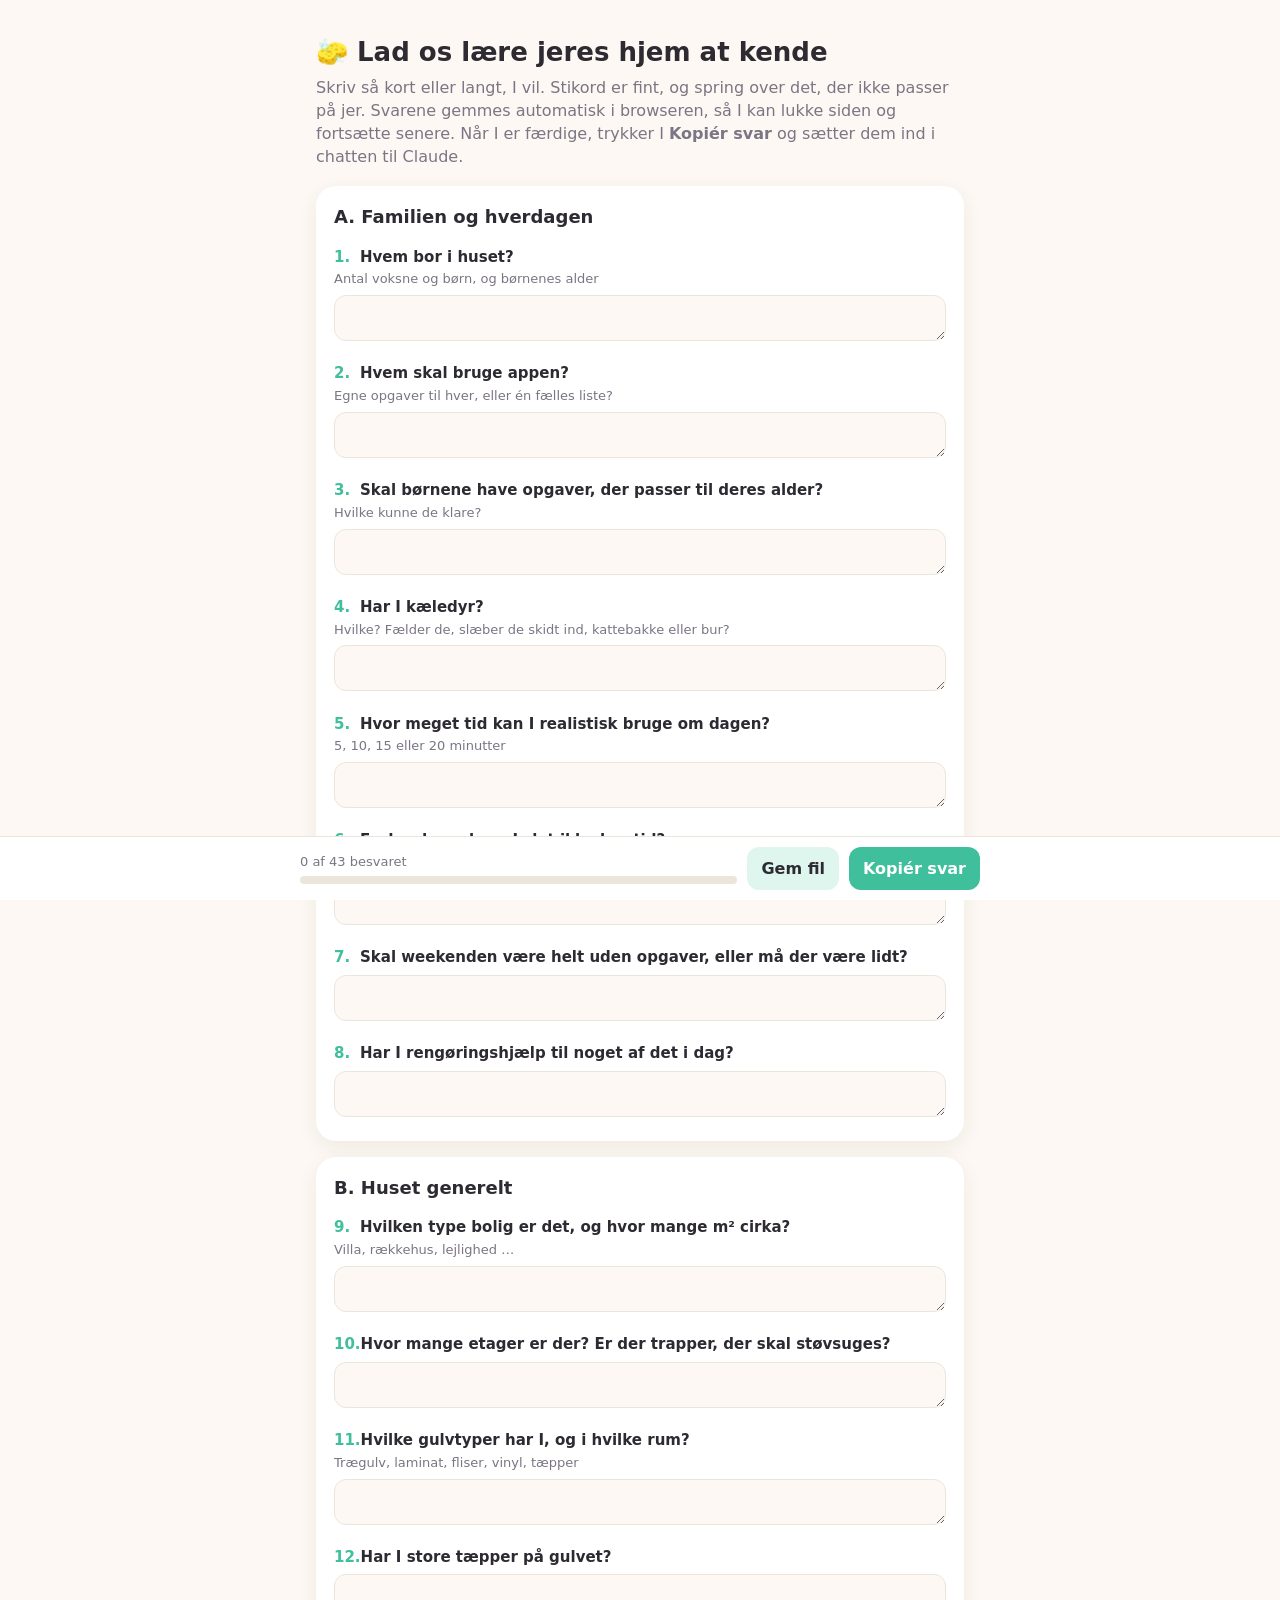
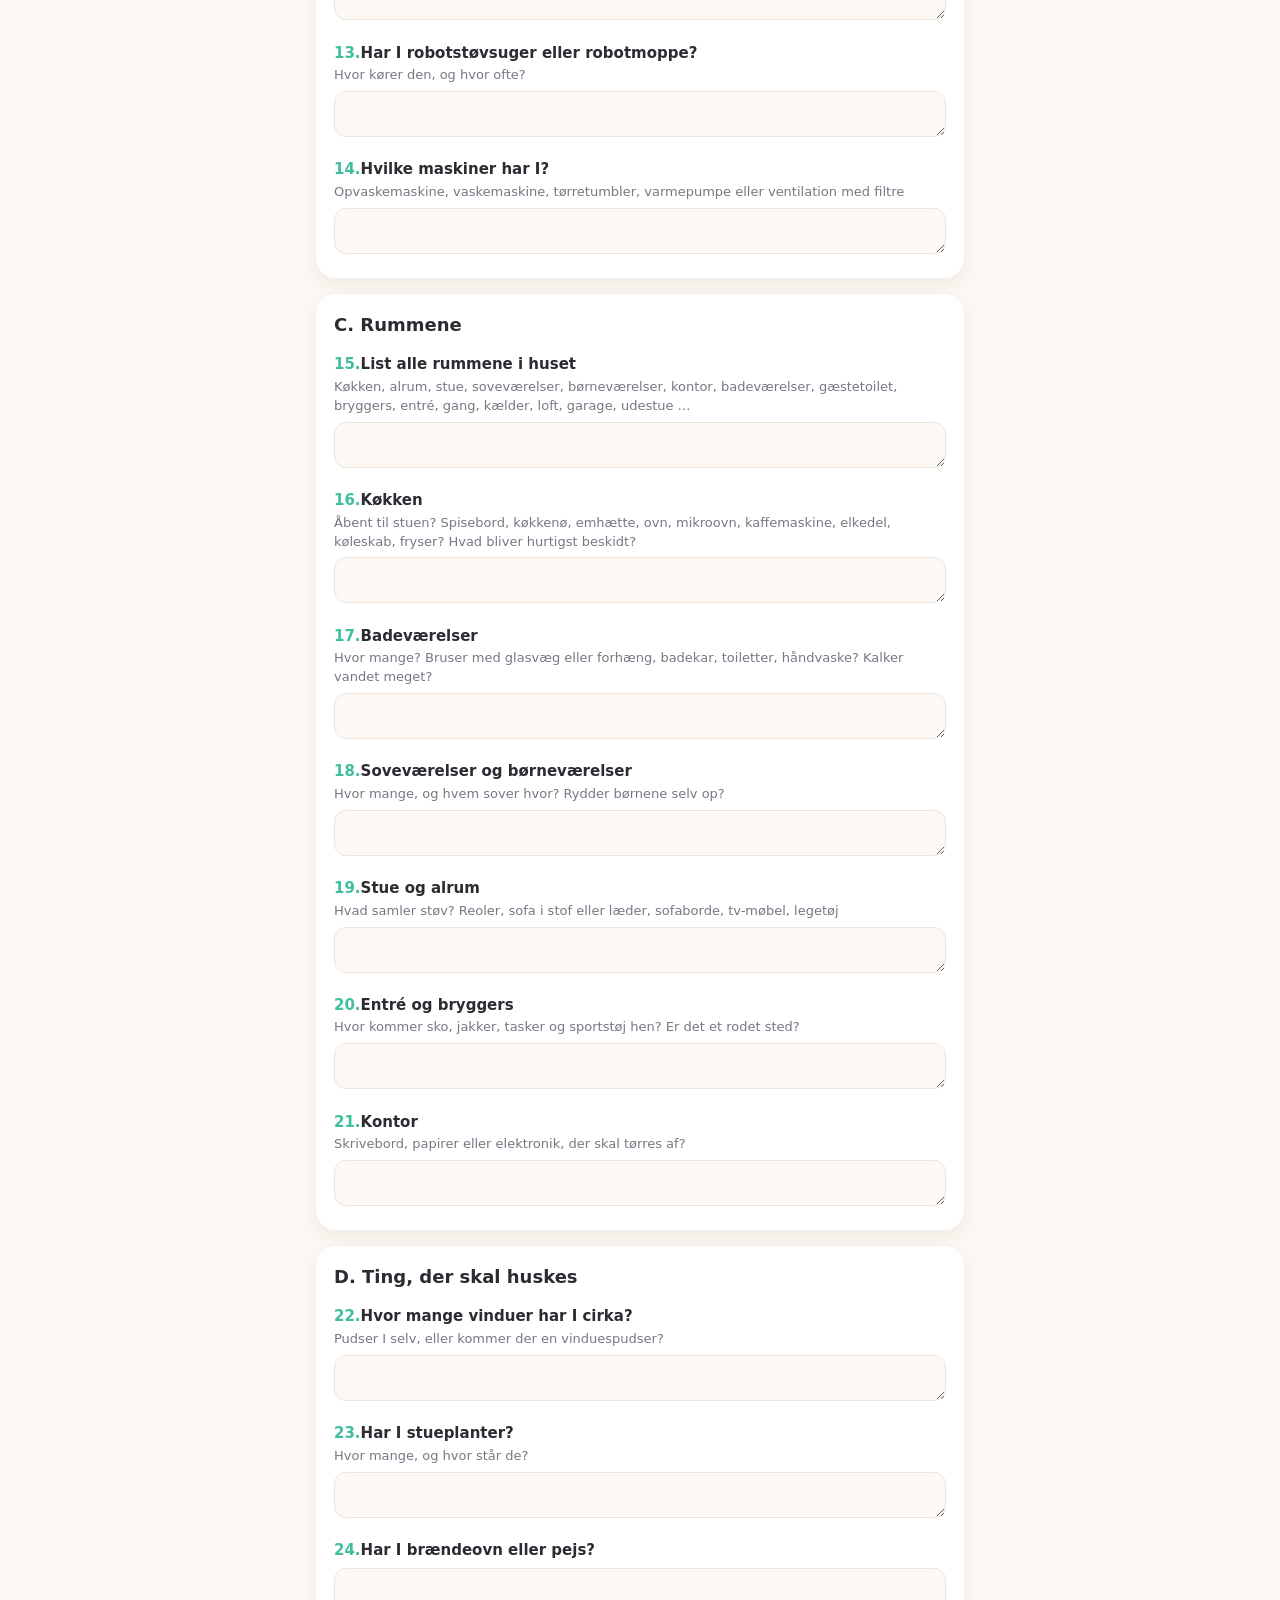
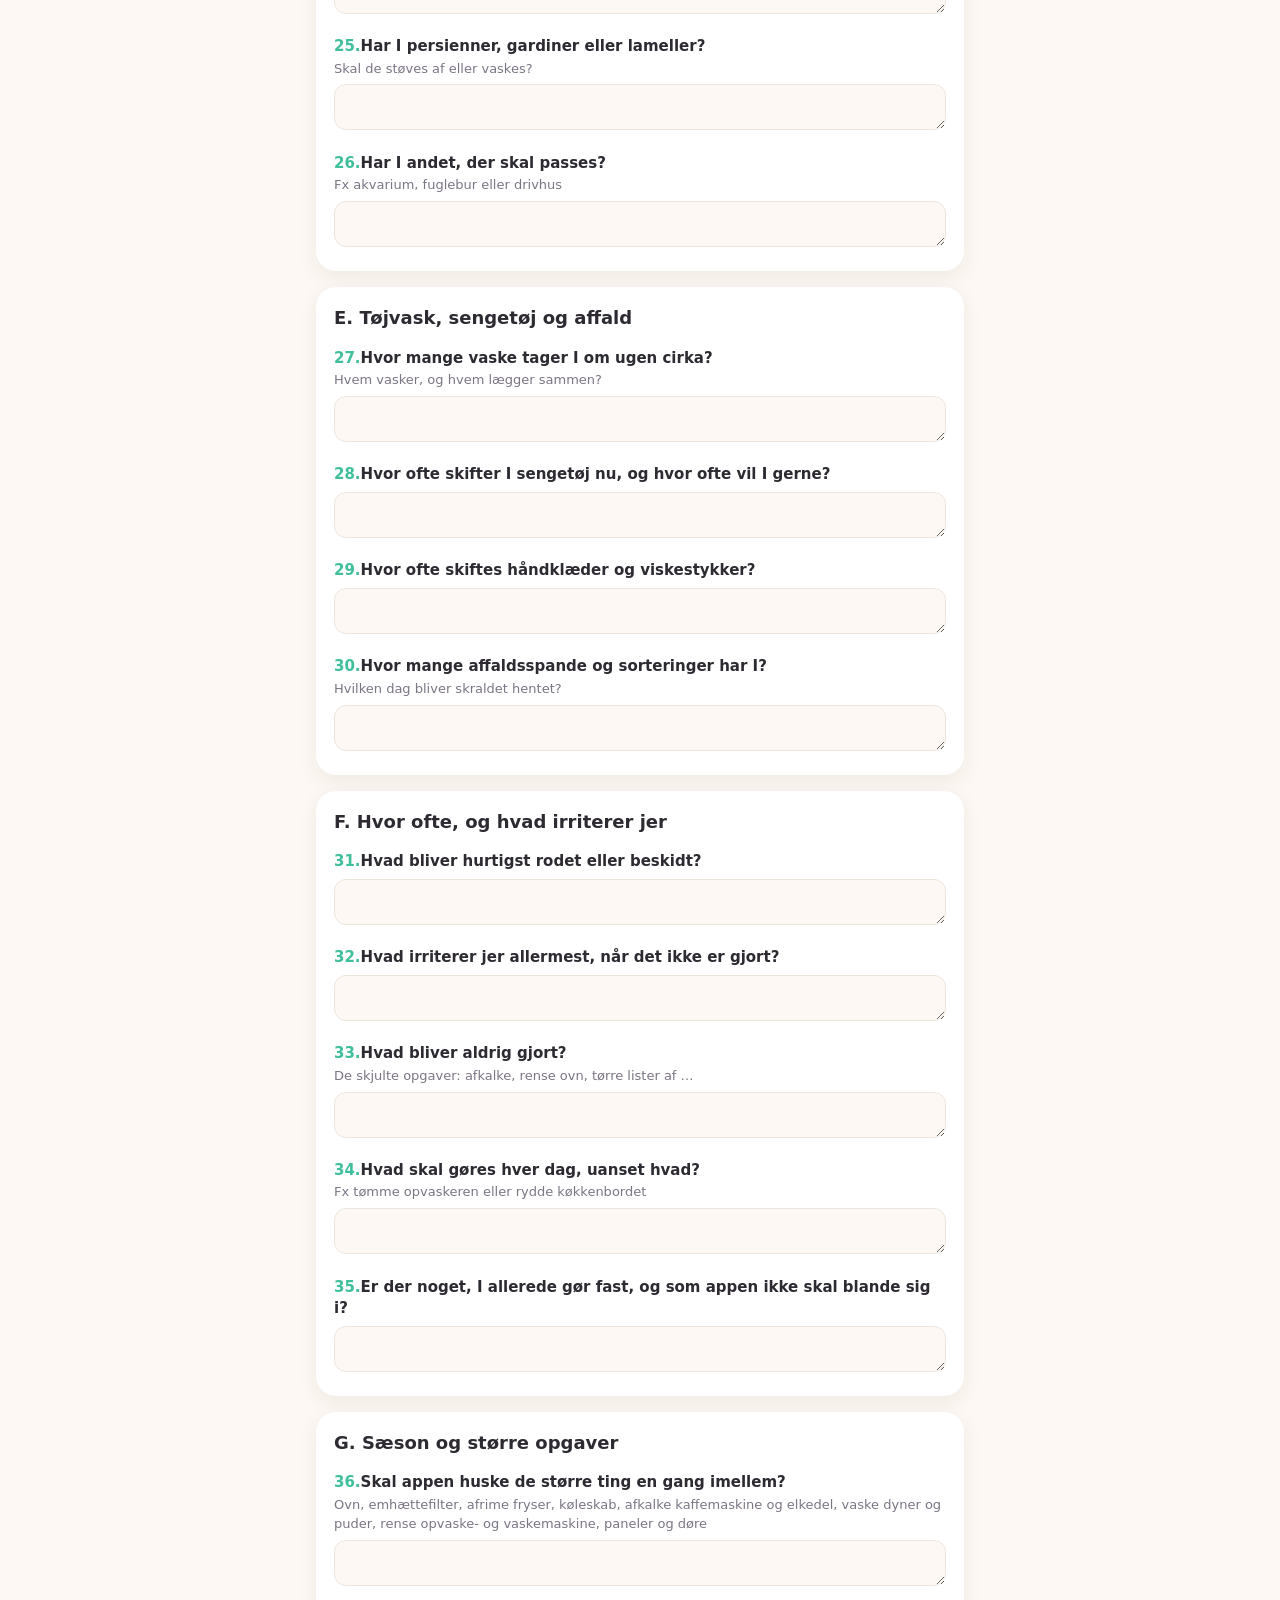
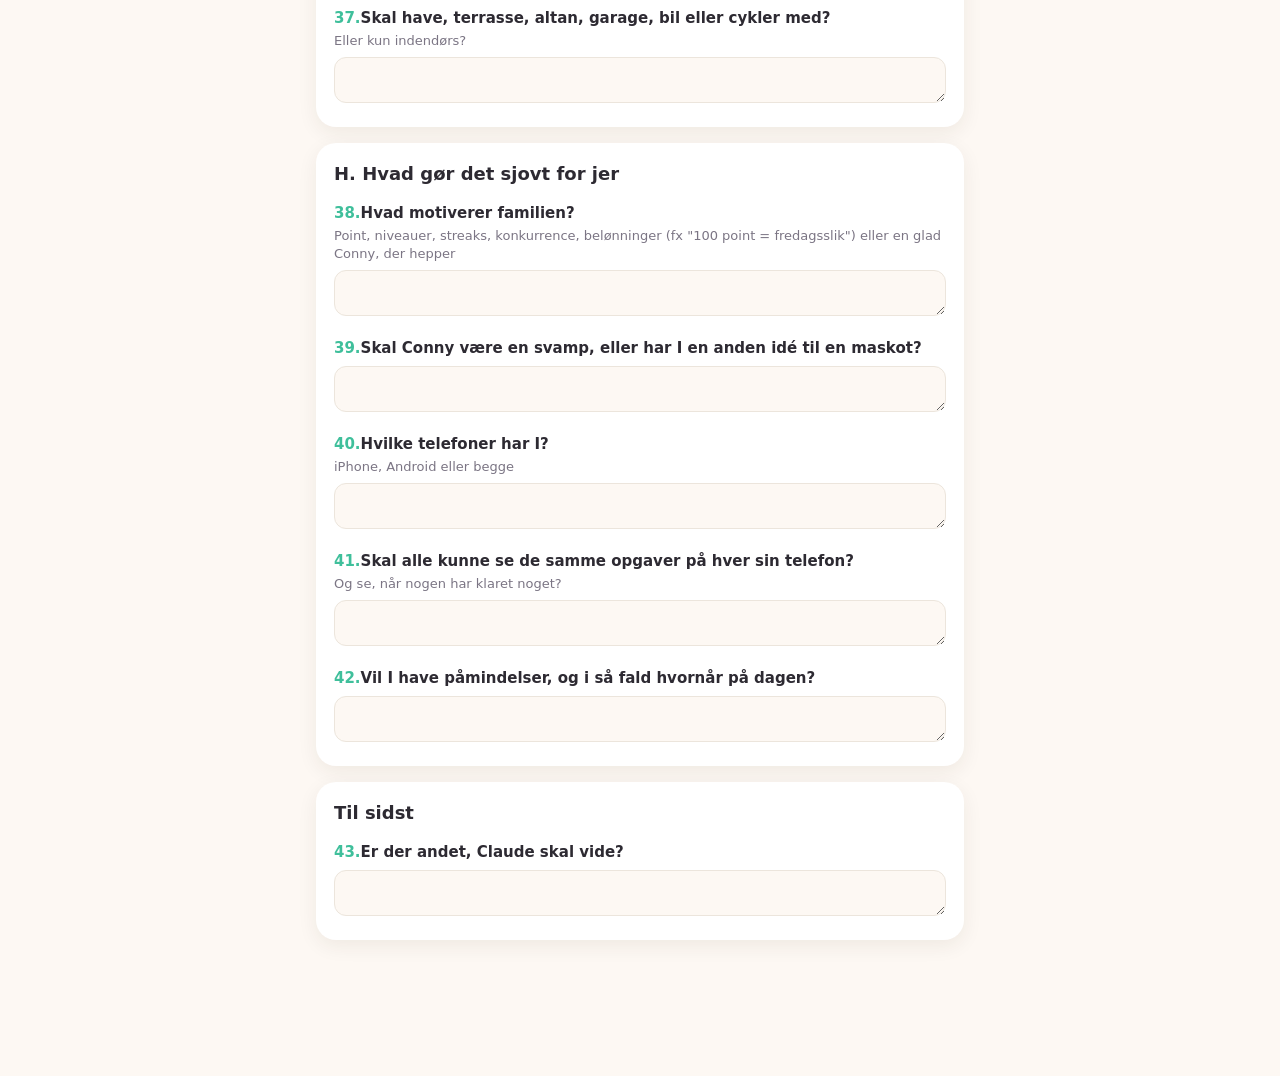
<file: spoergeskema.html>
<!doctype html>
<html lang="da">
<head>
<meta charset="utf-8">
<meta name="viewport" content="width=device-width, initial-scale=1">
<title>Conny – spørgeskema</title>
<style>
  :root { --bg:#fdf8f3; --card:#fff; --ink:#2d2a32; --muted:#7b7584; --line:#ece5dc; --mint:#3fbf9b; --mint-soft:#dff6ee; --peach:#ff9f80; }
  @media (prefers-color-scheme: dark) { :root { --bg:#1c1a22; --card:#27242f; --ink:#f3eff8; --muted:#a59fb0; --line:#383341; --mint-soft:#1f3b34; } }
  * { box-sizing: border-box; }
  body { margin:0; background:var(--bg); color:var(--ink); font-family: ui-rounded, system-ui, -apple-system, "Segoe UI", sans-serif; line-height:1.45; }
  .wrap { max-width: 680px; margin: 0 auto; padding: 16px 16px 120px; }
  h1 { font-size: 26px; margin: 18px 0 4px; }
  .intro { color: var(--muted); margin: 0 0 18px; }
  .section { background: var(--card); border-radius: 20px; padding: 18px; margin-bottom: 16px; box-shadow: 0 6px 20px rgba(60,40,20,.07); }
  .section h2 { font-size: 18px; margin: 0 0 6px; }
  .q { margin-top: 16px; }
  .q label { display:block; font-weight: 600; font-size: 15px; margin-bottom: 6px; }
  .q label .n { display:inline-block; min-width: 26px; color: var(--mint); }
  .q label .hint { display:block; font-weight: 400; color: var(--muted); font-size: 13px; margin-top: 2px; }
  textarea { width:100%; min-height: 46px; resize: vertical; padding: 10px 12px; border-radius: 12px; border: 1px solid var(--line);
    background: var(--bg); color: var(--ink); font: inherit; font-size: 16px; overflow: hidden; }
  textarea:focus { outline: 2px solid var(--mint); border-color: transparent; }
  .bar { position: fixed; left:0; right:0; bottom:0; background: var(--card); border-top:1px solid var(--line); padding: 10px 16px; }
  .bar .inner { max-width: 680px; margin: 0 auto; display:flex; gap: 10px; align-items:center; }
  .prog { flex:1; font-size: 13px; color: var(--muted); }
  .prog .track { height: 8px; background: var(--line); border-radius: 99px; margin-top: 4px; overflow:hidden; }
  .prog .fill { height:100%; background: var(--mint); width:0; transition: width .3s; }
  button { font: inherit; border:0; border-radius: 12px; padding: 10px 14px; cursor:pointer; font-weight: 600; }
  .primary { background: var(--mint); color:#fff; }
  .secondary { background: var(--mint-soft); color: var(--ink); }
  .toast { position:fixed; left:50%; bottom: 80px; transform: translateX(-50%); background: var(--ink); color: var(--bg); padding: 10px 16px; border-radius: 99px; font-size: 14px; opacity:0; transition: opacity .3s; pointer-events:none; }
  .toast.show { opacity: 1; }
  .saved { font-size: 12px; color: var(--muted); }
</style>
</head>
<body>
<div class="wrap">
  <h1>🧽 Lad os lære jeres hjem at kende</h1>
  <p class="intro">Skriv så kort eller langt, I vil. Stikord er fint, og spring over det, der ikke passer på jer. Svarene gemmes automatisk i browseren, så I kan lukke siden og fortsætte senere. Når I er færdige, trykker I <b>Kopiér svar</b> og sætter dem ind i chatten til Claude.</p>
  <div id="form"></div>
</div>

<div class="bar"><div class="inner">
  <div class="prog"><span id="progText">0 af 0 besvaret</span> <span class="saved" id="saved"></span><div class="track"><div class="fill" id="fill"></div></div></div>
  <button class="secondary" id="dlBtn">Gem fil</button>
  <button class="primary" id="copyBtn">Kopiér svar</button>
</div></div>
<div class="toast" id="toast"></div>

<script>
const SECTIONS = [
  ['A. Familien og hverdagen', [
    ['Hvem bor i huset?', 'Antal voksne og børn, og børnenes alder'],
    ['Hvem skal bruge appen?', 'Egne opgaver til hver, eller én fælles liste?'],
    ['Skal børnene have opgaver, der passer til deres alder?', 'Hvilke kunne de klare?'],
    ['Har I kæledyr?', 'Hvilke? Fælder de, slæber de skidt ind, kattebakke eller bur?'],
    ['Hvor meget tid kan I realistisk bruge om dagen?', '5, 10, 15 eller 20 minutter'],
    ['Er der dage, hvor I slet ikke har tid?', 'Fx sportsdage eller lange arbejdsdage'],
    ['Skal weekenden være helt uden opgaver, eller må der være lidt?', ''],
    ['Har I rengøringshjælp til noget af det i dag?', ''],
  ]],
  ['B. Huset generelt', [
    ['Hvilken type bolig er det, og hvor mange m² cirka?', 'Villa, rækkehus, lejlighed …'],
    ['Hvor mange etager er der? Er der trapper, der skal støvsuges?', ''],
    ['Hvilke gulvtyper har I, og i hvilke rum?', 'Trægulv, laminat, fliser, vinyl, tæpper'],
    ['Har I store tæpper på gulvet?', ''],
    ['Har I robotstøvsuger eller robotmoppe?', 'Hvor kører den, og hvor ofte?'],
    ['Hvilke maskiner har I?', 'Opvaskemaskine, vaskemaskine, tørretumbler, varmepumpe eller ventilation med filtre'],
  ]],
  ['C. Rummene', [
    ['List alle rummene i huset', 'Køkken, alrum, stue, soveværelser, børneværelser, kontor, badeværelser, gæstetoilet, bryggers, entré, gang, kælder, loft, garage, udestue …'],
    ['Køkken', 'Åbent til stuen? Spisebord, køkkenø, emhætte, ovn, mikroovn, kaffemaskine, elkedel, køleskab, fryser? Hvad bliver hurtigst beskidt?'],
    ['Badeværelser', 'Hvor mange? Bruser med glasvæg eller forhæng, badekar, toiletter, håndvaske? Kalker vandet meget?'],
    ['Soveværelser og børneværelser', 'Hvor mange, og hvem sover hvor? Rydder børnene selv op?'],
    ['Stue og alrum', 'Hvad samler støv? Reoler, sofa i stof eller læder, sofaborde, tv-møbel, legetøj'],
    ['Entré og bryggers', 'Hvor kommer sko, jakker, tasker og sportstøj hen? Er det et rodet sted?'],
    ['Kontor', 'Skrivebord, papirer eller elektronik, der skal tørres af?'],
  ]],
  ['D. Ting, der skal huskes', [
    ['Hvor mange vinduer har I cirka?', 'Pudser I selv, eller kommer der en vinduespudser?'],
    ['Har I stueplanter?', 'Hvor mange, og hvor står de?'],
    ['Har I brændeovn eller pejs?', ''],
    ['Har I persienner, gardiner eller lameller?', 'Skal de støves af eller vaskes?'],
    ['Har I andet, der skal passes?', 'Fx akvarium, fuglebur eller drivhus'],
  ]],
  ['E. Tøjvask, sengetøj og affald', [
    ['Hvor mange vaske tager I om ugen cirka?', 'Hvem vasker, og hvem lægger sammen?'],
    ['Hvor ofte skifter I sengetøj nu, og hvor ofte vil I gerne?', ''],
    ['Hvor ofte skiftes håndklæder og viskestykker?', ''],
    ['Hvor mange affaldsspande og sorteringer har I?', 'Hvilken dag bliver skraldet hentet?'],
  ]],
  ['F. Hvor ofte, og hvad irriterer jer', [
    ['Hvad bliver hurtigst rodet eller beskidt?', ''],
    ['Hvad irriterer jer allermest, når det ikke er gjort?', ''],
    ['Hvad bliver aldrig gjort?', 'De skjulte opgaver: afkalke, rense ovn, tørre lister af …'],
    ['Hvad skal gøres hver dag, uanset hvad?', 'Fx tømme opvaskeren eller rydde køkkenbordet'],
    ['Er der noget, I allerede gør fast, og som appen ikke skal blande sig i?', ''],
  ]],
  ['G. Sæson og større opgaver', [
    ['Skal appen huske de større ting en gang imellem?', 'Ovn, emhættefilter, afrime fryser, køleskab, afkalke kaffemaskine og elkedel, vaske dyner og puder, rense opvaske- og vaskemaskine, paneler og døre'],
    ['Skal have, terrasse, altan, garage, bil eller cykler med?', 'Eller kun indendørs?'],
  ]],
  ['H. Hvad gør det sjovt for jer', [
    ['Hvad motiverer familien?', 'Point, niveauer, streaks, konkurrence, belønninger (fx "100 point = fredagsslik") eller en glad Conny, der hepper'],
    ['Skal Conny være en svamp, eller har I en anden idé til en maskot?', ''],
    ['Hvilke telefoner har I?', 'iPhone, Android eller begge'],
    ['Skal alle kunne se de samme opgaver på hver sin telefon?', 'Og se, når nogen har klaret noget?'],
    ['Vil I have påmindelser, og i så fald hvornår på dagen?', ''],
  ]],
  ['Til sidst', [
    ['Er der andet, Claude skal vide?', ''],
  ]],
];

const KEY = 'conny-spoergeskema-v1';
let answers = {};
try { answers = JSON.parse(localStorage.getItem(KEY)) || {}; } catch {}
const esc = (s) => String(s).replace(/[&<>"]/g, (c) => ({ '&':'&amp;','<':'&lt;','>':'&gt;','"':'&quot;' }[c]));

let n = 0;
document.getElementById('form').innerHTML = SECTIONS.map(([title, qs]) =>
  `<div class="section"><h2>${title}</h2>${qs.map(([q, hint]) => { n++; return `
    <div class="q"><label for="q${n}"><span class="n">${n}.</span>${esc(q)}${hint ? `<span class="hint">${esc(hint)}</span>` : ''}</label>
    <textarea id="q${n}" data-n="${n}" rows="1"></textarea></div>`; }).join('')}</div>`).join('');
const TOTAL = n;

function grow(t) { t.style.height = 'auto'; t.style.height = t.scrollHeight + 2 + 'px'; }
function progress() {
  const done = Object.values(answers).filter((v) => v.trim()).length;
  document.getElementById('progText').textContent = `${done} af ${TOTAL} besvaret`;
  document.getElementById('fill').style.width = done / TOTAL * 100 + '%';
}
let savedT;
document.querySelectorAll('textarea').forEach((t) => {
  t.value = answers[t.dataset.n] || '';
  grow(t);
  t.addEventListener('input', () => {
    answers[t.dataset.n] = t.value; grow(t); progress();
    try { localStorage.setItem(KEY, JSON.stringify(answers)); } catch {}
    const s = document.getElementById('saved'); s.textContent = '· gemt ✓';
    clearTimeout(savedT); savedT = setTimeout(() => (s.textContent = ''), 1500);
  });
});
progress();

function asText() {
  let i = 0, out = 'Svar til Conny the Cleaner\n';
  for (const [title, qs] of SECTIONS) {
    out += `\n## ${title}\n`;
    for (const [q] of qs) { i++; out += `${i}. ${q}\n   ${(answers[i] || '').trim() || '(ikke besvaret)'}\n`; }
  }
  return out;
}
function toast(m) { const t = document.getElementById('toast'); t.textContent = m; t.classList.add('show'); setTimeout(() => t.classList.remove('show'), 2500); }

document.getElementById('copyBtn').addEventListener('click', async () => {
  const text = asText();
  try { await navigator.clipboard.writeText(text); toast('Kopieret! Sæt det ind i chatten 🙌'); }
  catch {
    const ta = document.createElement('textarea'); ta.value = text; document.body.appendChild(ta); ta.select();
    try { document.execCommand('copy'); toast('Kopieret! Sæt det ind i chatten 🙌'); } catch { toast('Kunne ikke kopiere. Prøv "Gem fil".'); }
    ta.remove();
  }
});
document.getElementById('dlBtn').addEventListener('click', () => {
  const a = document.createElement('a');
  a.href = URL.createObjectURL(new Blob([asText()], { type: 'text/plain;charset=utf-8' }));
  a.download = 'conny-svar.txt'; a.click();
});
</script>
</body>
</html>
</file>
